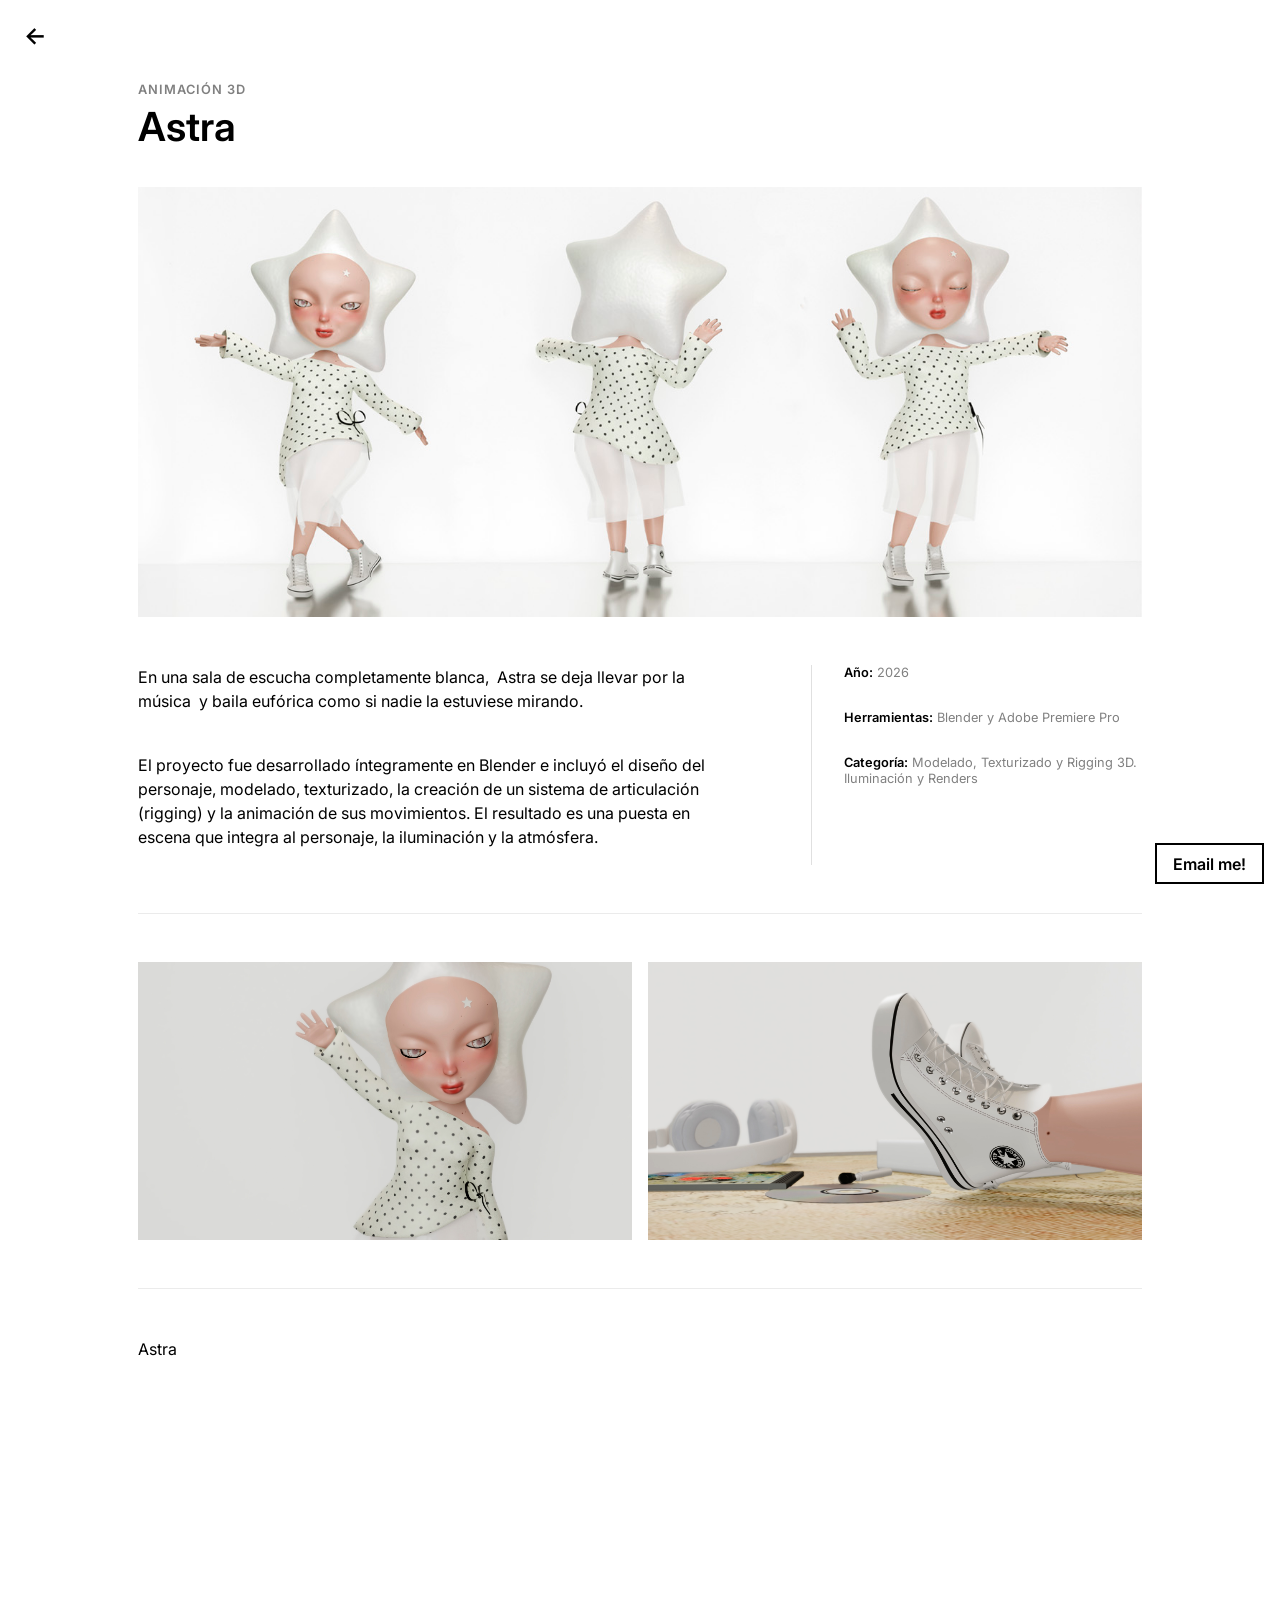
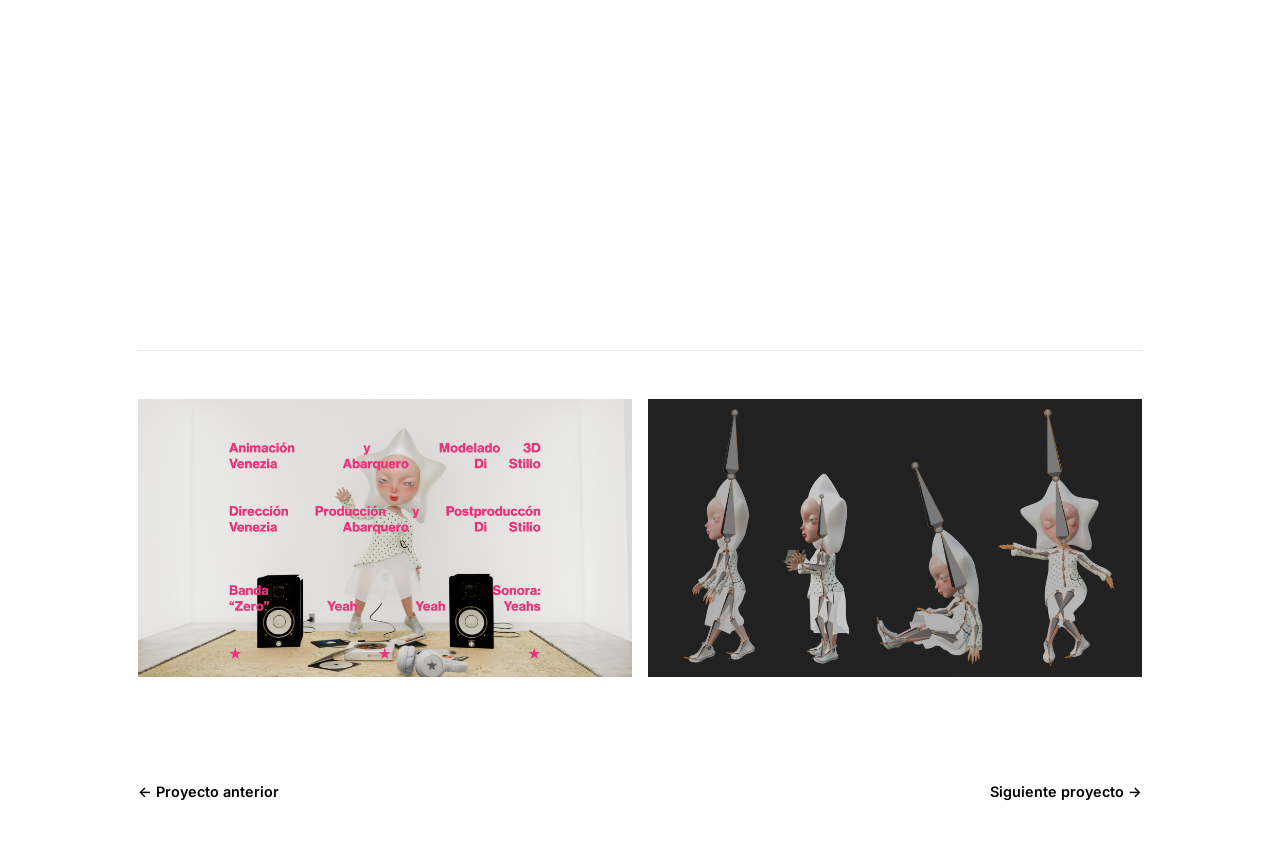
<file: proyecto-astra.html>
<!doctype html>
<html lang="es">
<head>
  <meta charset="utf-8">
  <meta name="viewport" content="width=device-width, initial-scale=1">
  <title>Astra</title>

  <!-- Google fonts -->
   <link rel="preconnect" href="https://fonts.googleapis.com">
  <link rel="preconnect" href="https://fonts.gstatic.com" crossorigin>
  <link href="https://fonts.googleapis.com/css2?family=Inter:wght@400;600&display=swap" rel="stylesheet">
  
  <link href="https://cdn.jsdelivr.net/npm/bootstrap@5.3.8/dist/css/bootstrap.min.css" rel="stylesheet">
  <link rel="stylesheet" href="https://cdnjs.cloudflare.com/ajax/libs/font-awesome/6.5.0/css/all.min.css">
  <link rel="stylesheet" href="style.css">
  <link rel="stylesheet" href="style-responsive.css">
  <link rel="stylesheet" href="style-proyectos.css">
</head>

<body class="project-page">

  <!-- Flecha volver -->
  <a class="back-arrow" href="index.html#work" aria-label="Volver al portfolio">←</a> <!-- index.html#work hace q pueda regresar al html principal y ya este scrolleada la seccion work-->

  <main class="project-main">

    <!--encabezado-->
    <header class="project-header">
      <p class="project-category">Animación 3D</p>
      <h1>Astra</h1>
    </header>

    <!--banner hero-->
    <section class="project-hero">
      <img src="images/astra-banner.jpg" alt="Portada The Doors Room" class="img-fluid w-100">
    </section>

    <!--descripcion y ficha-->
    <section class="project-block">
      <div class="row">
        <div class="col-md-7">
          <p>En una sala de escucha completamente blanca, 
Astra se deja llevar por la música 
y baila eufórica como si nadie la estuviese mirando.</p>​​​​​​​
<p>El proyecto fue desarrollado íntegramente en Blender e incluyó el diseño del personaje, modelado, texturizado, la creación de un sistema de articulación (rigging) y la animación de sus movimientos. El resultado es una puesta en escena que integra al personaje, la iluminación y la atmósfera.</p>
        </div>
        <div class="col-md-4 offset-md-1 project-ficha">
          <p><strong>Año:</strong> 2026</p>
<p><strong>Herramientas:</strong> Blender y Adobe Premiere Pro</p>
<p><strong>Categoría:</strong> Modelado, Texturizado y Rigging 3D. 
Iluminación y Renders</p>
        </div>
      </div>
    </section>

    <!--bloque 2 imagenes-->
    <section class="project-block">
      <div class="row g-3">
        <div class="col-6">
          <img src="images/Secuencia 01.00_01_07_13.Imagen fija004.jpg" alt="Frame de la animación" class="img-fluid w-100">
        </div>
        <div class="col-6">
          <img src="images/Secuencia 01.00_00_40_04.Imagen fija007.jpg" alt="Frame de la animación" class="img-fluid w-100">
        </div>
      </div>
    </section>

    <!--video youtube-->
    <section class="project-block">
      <div class="ratio ratio-16x9">
       <iframe src="https://player.vimeo.com/video/1212079712?autoplay=1&amp;loop=1&amp;controls=1&amp;title=0&amp;byline=0&amp;portrait=0&amp;badge=0&amp;autopause=0&amp;dnt=1" frameborder="0" allow="autoplay; picture-in-picture" allowfullscreen webkitallowfullscreen mozallowfullscreen sandbox="allow-same-origin allow-scripts allow-pointer-lock allow-forms allow-popups allow-popups-to-escape-sandbox"></iframe>
      <p class="img-caption">Astra</p>
    </section>

    <!--bloque 2 imagenes-->
    <section class="project-block">
      <div class="row g-3">
        <div class="col-6">
          <img src="images/0001.00_01_14_02.Imagen fija001.jpg" alt="Still del videoclip" class="img-fluid w-100">
        </div>
        <div class="col-6">
          <img src="images/astra tira riggs.png" alt="Still del videoclip" class="img-fluid w-100">
        </div>
      </div>
    </section>

    <!--nav entre proyectos-->
   <nav class="project-nav">
  <a href="proyecto-modelado3D.html" class="project-nav-prev">← Proyecto anterior</a>
  <a href="proyecto-videoclip.html" class="project-nav-next">Siguiente proyecto →</a>
</nav>

  </main>

  <!--boton cta-->
  <a class="btn-cta" href="mailto:veneziaabarquero@gmail.com">Email me!</a>

  <script src="https://cdn.jsdelivr.net/npm/bootstrap@5.3.8/dist/js/bootstrap.bundle.min.js"></script>

</body>
</html>
</file>
<file: style.css>
body {
  font-family: 'Inter', sans-serif;
  margin: 0;
  padding: 0;
  color: black;
}

/*Nav Lateral*/
.sidebar {
  position: fixed;
  top: 0;
  left: 0;
  width: 6rem;
  height: 100vh;
  padding: 2rem 1rem;
  z-index: 100;
  background: linear-gradient(to right, rgba(0, 0, 0, 0.233), transparent);
}

.nav-brand {
  display: block;
}

.nav-subtitle {
  font-weight: 600;
  font-size: 0.9rem;
  margin-bottom: 0;
  color: black;
}

.nav-link {
  padding-left: 0;
  font-weight: 600;
  font-size: 1.1rem;
  color: black;
  text-decoration: none;
}

.nav-link:hover {
  text-decoration: underline;
  color: black;
}

.main-content {
  margin-left: 6rem;
  overflow-x: clip;          /* evita que algo ancho agrande la pagina y aparezca la barra horizontal */
}

/* Home */
#home {
  display: flex;
  justify-content: center;
  padding-top: 3rem;
}

#home img {
  max-width: 100%;
}

/* About */
.about-section {
  padding: 6rem 3rem;
  margin-top: 20vh;
  scroll-margin-top: 0;
}

.about-section h2 {
  font-size: 2rem;
  font-weight: 700;
  line-height: 0.95;
  letter-spacing: -0.02em;
  margin-bottom: 1.25rem;
}

/* Ficha técnica About */
.dossier-card {
  margin-top: 1.5rem;
}

.dossier-heading {
  letter-spacing: 0.08em;
  font-size: 1rem;
  color:  hsl(5, 31%, 59%);
  margin-bottom: 1.25rem;
}

.academic-timeline {
  row-gap: 1.5rem;
}

.academic-year {
  font-size: 1rem;
  font-weight: 900;
  line-height: 1;
  color: hsl(5, 31%, 59%);
  margin-bottom: 0.4rem;
}

.academic-inst {
  font-size: 0.9rem;
  font-weight: 600;
  color: rgba(183, 123, 117, 0.75);
  margin-bottom: 0.2rem;
}

.academic-detail {
  font-size: 0.7rem;
  color: rgba(183, 123, 117, 0.55);
  line-height: 1.4;
}

/* Toolkit: carrusel de logos full width */
.toolkit-section {
  margin-top: 4rem;
  padding-top: 1.5rem;
}

.toolkit-title {
  letter-spacing: 0.1em;
  font-size: 1rem;
  margin-bottom: 1.5rem;
}

.logo-carousel {
  display: grid;
  grid-template-columns: repeat(3, 1fr);
  gap: 1rem;
}

.logo-column {
  height: 90px;
  display: flex;
  align-items: center;
  justify-content: center;
}

.logo-column img {
  height: 44px;
  width: auto;
  opacity: 1;
  transform: translateY(0);
  filter: brightness(0) opacity(0.65);
  transition: opacity 0.4s ease, transform 0.4s ease, filter 0.3s ease;
}

.logo-column:hover img {
  filter: brightness(1);
}

.logo-column img.is-hidden {
  opacity: 0;
  transform: translateY(-14px);
}

/* Work */
.work-section {
  position: relative;
  padding: 6rem 3rem;
  scroll-margin-top: 0;
  scale: 85%;
}

/* Galería horizontal: items iguales de ancho, alto segun la proporcion de cada imagen */
.work-scroll {
  display: flex;
  align-items: flex-start;   /* todos alineados arriba */
  gap: 1rem;                 /* separacion fija, nunca se tocan */
  overflow-x: auto;
  padding: 2rem 0 1rem;      /* sin margenes laterales: arranca pegada al borde izquierdo */
  scrollbar-width: none;
  -ms-overflow-style: none;
}

.work-scroll::-webkit-scrollbar {
  display: none;
}

.work-item {
  /* ancho base x factor de proporcion (--f lo calcula el script del index).
     Imagenes cuadradas: factor 1. Horizontales un poco mas anchas, verticales un poco mas angostas */
  flex: 0 0 calc(clamp(200px, 24vw, 340px) * var(--f, 1));
  text-decoration: none;
  color: black;
  opacity: 0;
  animation: fade-in 1s ease forwards;
}

.work-label {
  display: flex;
  align-items: baseline;
  gap: 0.6rem;
  color: black;
  margin-top: 0.6rem;
}

.work-num {
  font-size: 1.75rem;
  font-weight: 700;
  line-height: 1;
  color: black;
}

.work-name {
  min-width: 0;
  font-size: 0.8rem;
  color: black;
}

.work-img-wrap {
  position: relative;
  overflow: hidden;
}

.work-img-wrap img {
  display: block;
  width: 100%;
  height: auto;              /* el alto lo da la proporcion real de la imagen */
  -webkit-user-drag: none;
  user-select: none;
}

.work-img-wrap::after {
  content: 'Ver proyecto';
  position: absolute;
  inset: 0;
  background: rgba(0, 0, 0, 0.5);
  color: white;
  font-weight: 600;
  display: flex;
  align-items: center;
  justify-content: center;
  opacity: 0;
  transition: opacity 0.3s ease;
  letter-spacing: 0.05em;
  font-size: 0.85rem;
}

.work-item:hover .work-img-wrap::after {
  opacity: 1;
}

/* Video + texto (mitad y mitad) */
/* Imagen + video (mitad y mitad) */
.video-split {
  position: relative;
  z-index: 1;
  margin-top: 10rem;                       /* espacio entre la galeria de trabajos y esta seccion */
  display: grid;
  grid-template-columns: minmax(0, 1fr) minmax(0, 1fr);
  column-gap: 1.5rem;
  align-items: center;
}

@media (max-width: 767px) {
  .video-split {
    grid-template-columns: 1fr;
    row-gap: 1.5rem;
  }
}

/* Izquierda: texto + dos imagenes + ascii art por detras */
.astra-block {
  position: relative;
  align-self: stretch;                     /* ahora llega hasta el borde de abajo del video */
  display: flex;
  flex-direction: column;
  margin-top: 4rem;
  margin-left: calc(var(--astra-extra, 6rem) * -1);
  margin-right: 1rem;                      /* antes 4rem: menos margen = imágenes más grandes */
}

.astra-text {
  position: relative;
  z-index: 1;
  max-width: 12rem;
  margin-left: auto;                       /* esquina derecha */
  text-align: right;
}

.astra-text h3 {
  font-size: 1.1rem;
  font-weight: 400;
  color: black;
  margin: 0 0 0.4rem;
}

.astra-text p {
  font-size: 0.75rem;
  line-height: 1.4;
  color: black;
  margin: 0;
}

.astra-imgs {
  position: relative;
  z-index: 1;
  display: flex;
  align-items: flex-end;                   /* alineadas abajo: las diferencias de alto se ven arriba */
  gap: 0.8rem;
  margin-top: 3rem;                        /* distancia entre el texto y las imagenes */
}

.astra-imgs img {
  display: block;
  min-width: 0;
  height: auto;
}

.astra-img-1 { flex: 1.7 1 0; }            /* proporcion de ancho entre las dos imagenes */
.astra-img-2 { flex: 1 1 0; }

.astra-imgs {
  margin-bottom: 1rem;                     /* separación mínima con el botón */
}

.btn-project {
  position: relative;
  z-index: 1;                              /* por encima del ascii art */
  display: flex;
  align-items: center;
  justify-content: space-between;          /* texto a la izquierda, flecha a la derecha */
  width: 100%;                              /* largo del botón: subilo o bajalo a gusto */
  margin-top: auto;
  margin-left: auto;                       /* alineado al lado derecho de las imágenes */
  font-weight: 600;
  font-size: 1rem;
  color: black;
  text-decoration: none;
  border: 2px solid black;
  border-radius: 0;
  padding: 0.4rem 1rem;
  background: rgba(255, 255, 255, 0.541);
}

.btn-project:hover {
  background: black;
  color: white;
}

@media (max-width: 767px) {
  .btn-project {
    width: 100%;                           /* en celular ocupa todo el ancho */
  }
}



@media (max-width: 767px) {
  .astra-block {
    margin-left: 0;
    margin-right: 0;
    margin-top: 0;
  }
  .astra-text {
    max-width: none;
  }
}

/* Derecha */
.video-frame {
  position: relative;
  overflow: hidden;
  width: calc(100% + var(--extra, 0px));   /* --extra la calcula el script para llegar al borde */
  aspect-ratio: 1 / 1;                     /* formato del recorte: probá 4 / 5, 4 / 3, 16 / 10... */
  container-type: size;
}

.video-frame iframe {
  position: absolute;
  top: 50%;
  left: 50%;
  width: max(100cqw, 100cqh * 16 / 9);
  height: max(100cqh, 100cqw * 9 / 16);
  transform: translate(-50%, -50%);
  border: 0;
  pointer-events: none;
}

/* Contacto */
.contact-section {
  position: relative;
  overflow: visible;
  min-height: auto;
  padding: 6rem 3rem;
  display: flex;
  flex-direction: column;
  justify-content: center;
}

.social-links {
  display: flex;
  gap: 12px;
  margin-top: 1rem;
}

.social-links a {
  display: flex;
  align-items: center;
  justify-content: center;
  width: 36px;
  height: 36px;
  border-radius: 50%;
  border: 1.5px solid currentColor;
  color: inherit;
  text-decoration: none;
  font-size: 16px;
  transition: opacity 0.2s;
}

.social-links a:hover {
  opacity: 0.6;
}

/* Footer */
.footer {
  margin-left: 6rem;
  padding: 1.5rem 3rem;
  border-top: 1px solid rgba(0, 0, 0, 0.08);
  font-size: 0.75rem;
  color: grey;
  text-align: center;
}

.footer p {
  margin-bottom: 0;
  text-align: center;
}

/* Tipografias */
h1 {
  font-weight: 600;
  font-size: 3rem;
  color: black;
  line-height: 1;
}

h2 {
  font-weight: 600;
  font-size: 1.25rem;
  color: black;
}

h3 {
  font-size: 0.9375rem;
  font-weight: 600;
  color: grey;
}

/* Boton call to action */
.btn-cta {
  position: fixed;
  bottom: 1rem;
  right: 1rem;
  font-weight: 600;
  font-size: 1rem;
  color: black;
  text-decoration: none;
  border: 2px solid black;
  border-radius: 0;
  padding: 0.4rem 1rem;
  background: rgba(255, 255, 255, 0.541);
}

.btn-cta:hover {
  background: black;
  color: white;
  -webkit-animation: jello-horizontal 0.9s linear both;
          animation: jello-horizontal 0.9s linear both;
}

/* Puntero cursor */
* {
  cursor: url("data:image/svg+xml,%3Csvg xmlns='http://www.w3.org/2000/svg' width='24' height='24' viewBox='0 0 24 24'%3E%3Cline x1='12' y1='0' x2='12' y2='24' stroke='black' stroke-width='1.5'/%3E%3Cline x1='0' y1='12' x2='24' y2='12' stroke='black' stroke-width='1.5'/%3E%3C/svg%3E") 12 12, crosshair;
}

/* Ascii Art Fondos */
.ascii-deco {
  position: absolute;
  pointer-events: none;
  z-index: 2;
}

.ascii-deco--home {
  top: 5rem;
  left: 15rem;
}

.ascii-deco--about {
  top: 66rem;
  right: 2rem;
  z-index: 0;
}

/* Animaciones */
.fade-in {
  -webkit-animation: fade-in 1.2s linear both;
  animation: fade-in 1.2s linear both;
}

@-webkit-keyframes fade-in {
  0% { opacity: 0; }
  100% { opacity: 1; }
}
@keyframes fade-in {
  0% { opacity: 0; }
  100% { opacity: 1; }
}

/* Animaciones scroll */
.fade-in-left,
.fade-in-right {
  opacity: 0;
  transition: opacity 1.4s ease, transform 1.4s ease;
}

.fade-in-left {
  transform: translateX(-30px);
}

.fade-in-right {
  transform: translateX(30px);
}

.fade-in-left.visible,
.fade-in-right.visible {
  opacity: 1;
  transform: translateX(0);
}

@-webkit-keyframes jello-horizontal {
  0%   { -webkit-transform: scale3d(1, 1, 1);       transform: scale3d(1, 1, 1); }
  30%  { -webkit-transform: scale3d(1.25, 0.75, 1); transform: scale3d(1.25, 0.75, 1); }
  40%  { -webkit-transform: scale3d(0.75, 1.25, 1); transform: scale3d(0.75, 1.25, 1); }
  50%  { -webkit-transform: scale3d(1.15, 0.85, 1); transform: scale3d(1.15, 0.85, 1); }
  65%  { -webkit-transform: scale3d(0.95, 1.05, 1); transform: scale3d(0.95, 1.05, 1); }
  75%  { -webkit-transform: scale3d(1.05, 0.95, 1); transform: scale3d(1.05, 0.95, 1); }
  100% { -webkit-transform: scale3d(1, 1, 1);       transform: scale3d(1, 1, 1); }
}
@keyframes jello-horizontal {
  0%   { transform: scale3d(1, 1, 1); }
  30%  { transform: scale3d(1.25, 0.75, 1); }
  40%  { transform: scale3d(0.75, 1.25, 1); }
  50%  { transform: scale3d(1.15, 0.85, 1); }
  65%  { transform: scale3d(0.95, 1.05, 1); }
  75%  { transform: scale3d(1.05, 0.95, 1); }
  100% { transform: scale3d(1, 1, 1); }
}
</file>
<file: style-responsive.css>
/* Breakpoint: 768px*/
@media (width < 768px) {
  
  .sidebar {
    position: fixed;
    top: 0;
    left: 0;
    width: 100%;
    height: auto;
    padding: 0.75rem 1.25rem;
    display: flex;
    flex-direction: row;
    align-items: center;
    justify-content: space-between;
    background: linear-gradient(to bottom, rgba(0, 0, 0, 0.15), white);
    border-bottom: 1px solid rgb(255, 255, 255);
    z-index: 200;
  }

  /* flex-direction: row sobreescribe el flex-column de Bootstrap para q los links queden alineados horizontalmente*/
  .sidebar ul {
    display: flex !important;
    flex-direction: row !important;
    gap: 1rem;
    margin-top: 0 !important;
    padding: 0;
    list-style: none;
    align-items: center;
  }

  .sidebar ul .nav-link {
    font-size: 0.85rem;
    padding: 0;
  }

  .sidebar .nav-brand {
    display: flex;
    align-items: baseline;
    gap: 0.5rem;
  }

  .sidebar h1 {
    font-size: 1.5rem;
    margin: 0;
  }

  .sidebar .nav-subtitle {
    font-size: 0.75rem;
  }

  .main-content {
    margin-left: 0;
    padding-top: 3.5rem;
  }


  /* Home */
  #home {
    padding-top: 1.5rem;
    overflow: hidden;
    width: 100%;
  }

  #home .img-fluid {
    width: 80%; 
    max-width: 80%; /* para q no se vaya hasta los bordes en mobile */
    height: auto;
    display: block;
  }


  /*about*/
  .about-section {
    text-align: center;
    padding: 3rem 1.25rem;
    margin-top: 5vh;
  }

  
  .about-section .col-md-5 {
    max-width: 40%;
    margin: 0 auto 1.5rem;
  }

  .academic-info .col-6 {
  flex: 0 0 100%;
  max-width: 100%;
  text-align: center;
}

.academic-info .row {
  justify-content: center;
  margin: 0;
}


  /*work*/
  .work-section {
    padding: 3rem 1.25rem;
    scale: 100%; 
  }

  .work-grid {
  grid-template-columns: repeat(2, 1fr);
}

 .work-title {
  font-size: 0.75rem;
  color: black;
  margin-top: 0.4rem;
  margin-bottom: 0;
}

  .carousel-3d {
    margin-top: 8vh;
  }

  /*contact*/
.contact-section {
  padding: 3rem 2rem 3rem 1.25rem;
  min-height: auto;
}

  .contact-section .col-md-5 {
    max-width: 50%;
    flex: 0 0 100%;
  }

  .contact-section p {
  word-break: break-all;
}

  .contact-img {
    margin-bottom: 1.5rem;
  }

  /*footer*/
.footer {
  margin-left: 0;
  padding: 1.5rem 1.25rem;
  text-align: center;
}

.ascii-deco,
canvas.ascii-deco--home,
canvas.ascii-deco--about,
canvas.ascii-deco--contact {
  display: none !important;
}

  /*botón cta*/
  .btn-cta {
    font-size: 0.85rem;
    padding: 0.35rem 0.75rem;
    background: rgba(255, 255, 255, 0.541);
  }


  /*tipografías*/
  h1 {
    font-size: 2rem;
  }

  h2 {
    font-size: 1.1rem;
  }

  p {
    font-size: 0.8rem;
  }
.academic-info p {
  font-size: 0.6rem;
}


  /*Estilos de proyectos*/

  .back-arrow {
    top: 1rem;
    left: 1rem;
    font-size: 1.25rem;
  }

  .project-main {
    padding: 0 1.25rem;
  }

  .project-header {
    padding: 3.5rem 0 1.5rem;
  }

  .project-header h1 {
    font-size: 1.75rem;
  }

  .project-hero {
    max-height: 45vw;
    margin-left: -1.25rem;
    margin-right: -1.25rem;
  }

  .project-block {
    padding: 2rem 0;
  }

  /*ficha técnica en mobile*/
.project-ficha {
  border-left: 1px solid rgba(0, 0, 0, 0.1);
  border-top: none;
  padding-left: 1.25rem;
  padding-top: 0;
  margin-top: 1.5rem;
  flex: 0 0 100%;
  max-width: 100%;
}

  /*imágenes en col-6 pasan a full width y se apilan*/
  .project-block .col-6 {
    flex: 0 0 100%;
    max-width: 100%;
  }

  /*imágenes de la seccion work pasan 2 por fila*/
  .project-block .col-3 {
    flex: 0 0 50%;
    max-width: 50%;
  }

  /*iframe del flipbook se achica un poco */
  .fp-iframe {
    height: 280px !important;
  }

  /* ================================
   RESPONSIVE - SECCIÓN ASTRA
   ================================ */

@media (max-width: 767px) {

  /* La sección pasa a una sola columna */
  .video-split {
    display: flex;
    flex-direction: column;
    gap: 2rem;
  }

  /* En celular: VIDEO PRIMERO */
  .video-col {
    order: -1;
    width: 100%;
  }

  /* El video ocupa todo el ancho disponible */
  .video-frame {
    width: 100%;
    aspect-ratio: 16 / 9;
    container-type: normal;
  }

  /* El iframe deja de calcularse con cqw/cqh */
  .video-frame iframe {
    position: absolute;
    inset: 0;
    width: 100%;
    height: 100%;
    transform: none;
    border: 0;
  }

  /* Contenido de Astra debajo del video */
  .astra-block {
    order: 1;
    width: 100%;
    margin: 0;
  }

  .astra-text {
    max-width: none;
    width: 100%;
    margin-left: 0;
    text-align: right;
  }

  .astra-imgs {
    width: 100%;
  }

  .btn-project {
    width: 100%;
  }
}

.project-nav {
  padding: 2rem 0;
}

.project-nav ul.pagination {
  width: 100%;
  justify-content: space-between !important;
  margin: 0;
  padding: 0;
}

.project-nav .page-item:last-child .page-link {
  padding-right: 0;
}

.project-nav .page-item:first-child .page-link {
  padding-left: 0;
}

.project-nav .page-link {
  font-size: 0.75rem;
  white-space: nowrap;
}

.project-nav-prev,
.project-nav-next {
  font-size: 0.55rem;
}

  .social-links a {
  width: 28px;
  height: 28px;
  font-size: 13px;
}

}
</file>
<file: style-proyectos.css>
/*Flecha volver*/
.back-arrow {
  position: fixed;
  top: 1.5rem;
  left: 1.5rem;
  font-size: 1.5rem;
  font-weight: 600;
  color: black;
  text-decoration: none;
  z-index: 100;
  line-height: 1;
  transition: opacity 0.2s;
}

.back-arrow:hover {
  opacity: 0.4;
  color: black;
}


/*Layout general*/
.project-page body,
body.project-page {
}

.project-main {
  max-width: 1100px;
  margin: 0 auto;
  padding: 0 3rem;
}


/*Encabezado*/
.project-header {
  padding: 5rem 0 2rem;
}

.project-category {
  font-size: 0.8rem;
  font-weight: 600;
  color: grey;
  text-transform: uppercase;
  letter-spacing: 0.08em;
  margin-bottom: 0.5rem;
}

.project-header h1 {
  font-size: 2.5rem;  
  margin-bottom: 0.5rem;
}

.project-tagline {
  color: grey;
  font-size: 1rem;
  margin-bottom: 0;
}


/*hero*/
.project-hero {
  margin-bottom: 0;
  overflow: hidden;
  max-height: 65vh;
}

.project-hero img {
  object-fit: cover;
  width: 100%;
  height: 100%;
}


.project-block {
  padding: 3rem 0;
  border-bottom: 1px solid rgba(0, 0, 0, 0.08);
}

.project-block:last-of-type {
  border-bottom: none;
}


/*ficha técnica*/
.project-ficha {
  border-left: 1px solid rgba(0, 0, 0, 0.12);
  padding-left: 2rem;
}

.project-ficha p {
  font-size: 0.8rem;
  color: grey;
  margin-bottom: 1.75rem;
  line-height: 1.3;
}

.project-ficha p:last-child { /* para q el ultimo parrafo no tenga margen inferior */
  margin-bottom: 0;
}

.project-ficha strong {
  color: black;
  font-weight: 600;
  margin-bottom: 0;
}

/*navegación entre proyectos*/
.project-nav {
  display: flex;
  justify-content: space-between;
  align-items: center;
  padding: 2.5rem 0;
  margin-top: 1rem;
}

.project-nav-prev,
.project-nav-next {
  color: black;
  font-weight: 600;
  font-size: 0.9rem;
  text-decoration: none;
  transition: opacity 0.2s;
}

.project-nav-prev:hover,
.project-nav-next:hover {
  opacity: 0.4;
  color: black;
}
</file>
